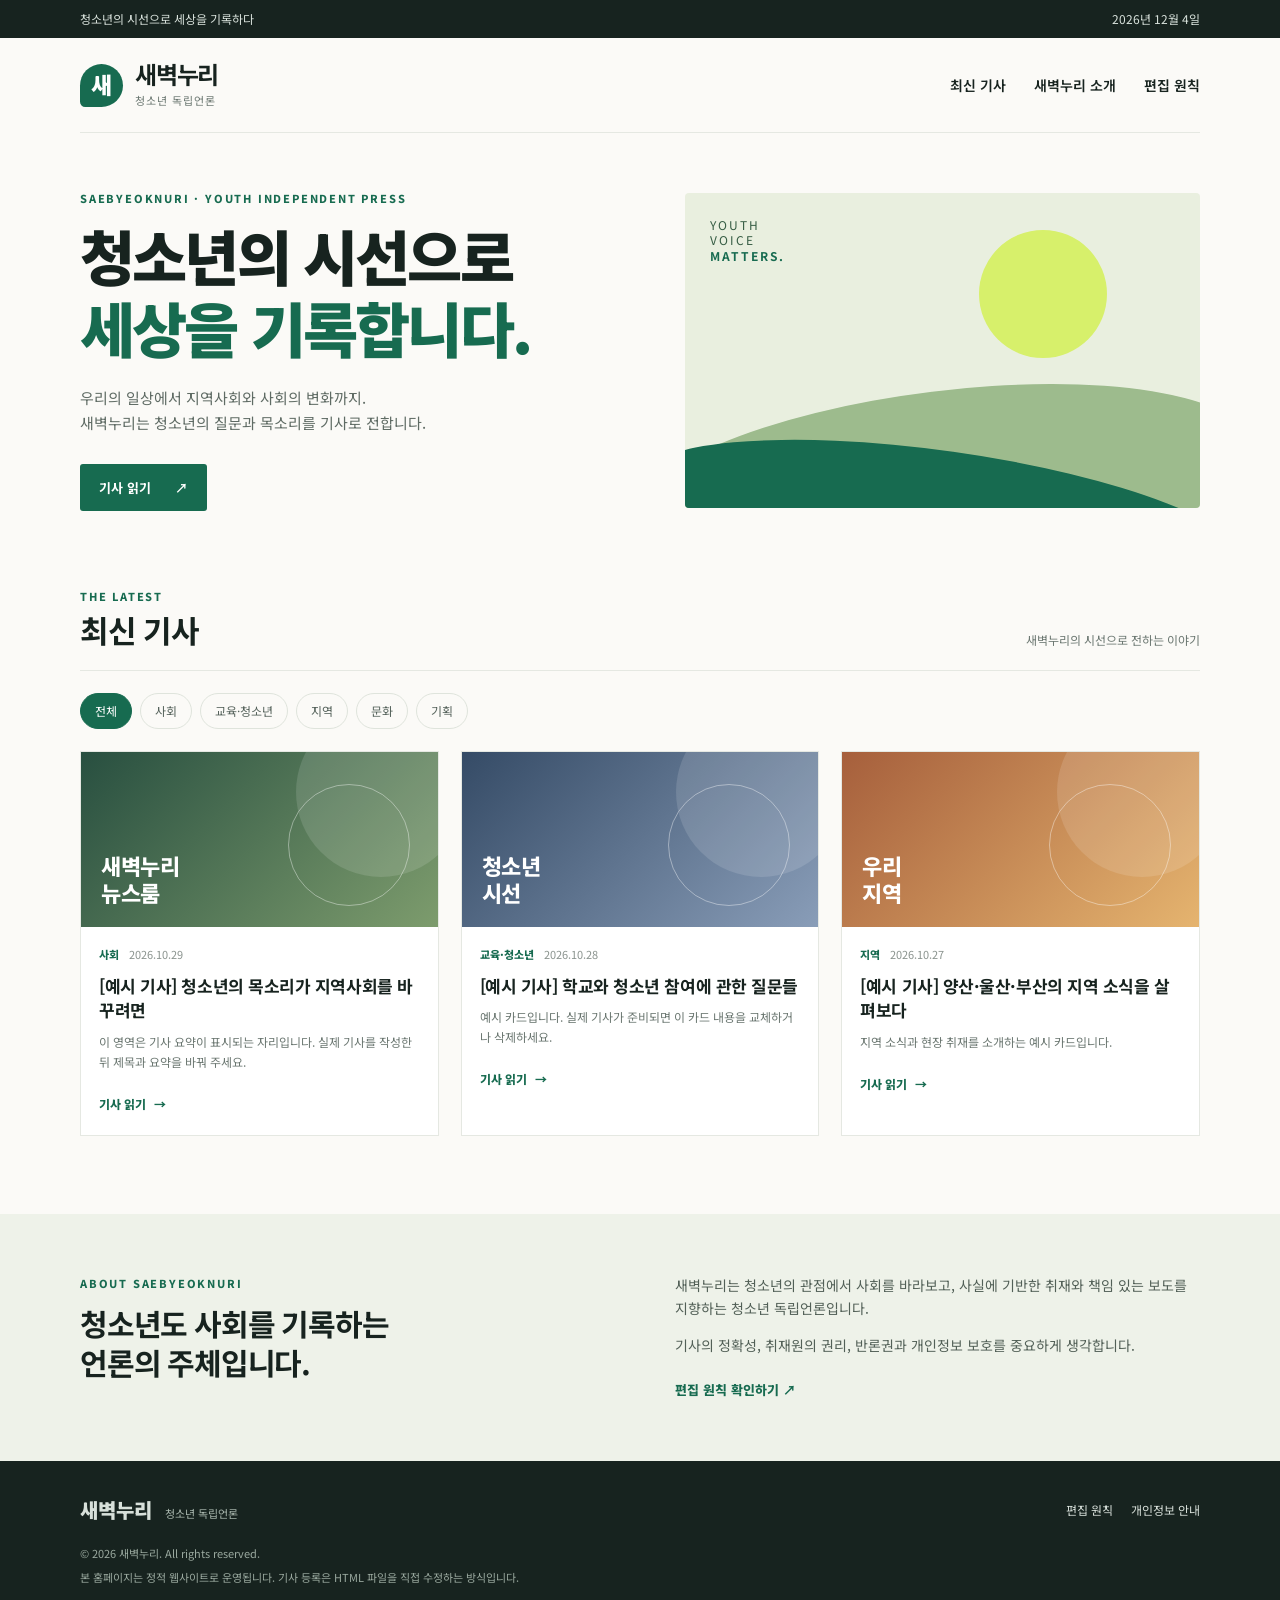
<file: index.html>
<!doctype html>
<html lang="ko">
<head>
  <meta charset="utf-8">
  <meta name="viewport" content="width=device-width, initial-scale=1">
  <meta name="description" content="새벽누리 — 청소년의 시선으로 세상을 기록하는 독립언론">
  <title>새벽누리 | 청소년 독립언론</title>
  <link rel="stylesheet" href="styles.css">
  <script src="script.js" defer></script>
</head>
<body>
  <div class="topline"><div class="wrap top-inner"><span>청소년의 시선으로 세상을 기록하다</span><span id="today"></span></div></div>
  <header class="site-header wrap">
    <a class="brand" href="index.html" aria-label="새벽누리 홈">
      <span class="brand-mark">새</span>
      <span><strong>새벽누리</strong><small>청소년 독립언론</small></span>
    </a>
    <nav class="main-nav" aria-label="주요 메뉴">
      <a href="#latest">최신 기사</a><a href="#about">새벽누리 소개</a><a href="editorial.html">편집 원칙</a>
    </nav>
  </header>
  <main>
    <section class="hero wrap">
      <div class="hero-copy">
        <p class="eyebrow">SAEBYEOKNURI · YOUTH INDEPENDENT PRESS</p>
        <h1>청소년의 시선으로<br><span>세상을 기록합니다.</span></h1>
        <p class="hero-desc">우리의 일상에서 지역사회와 사회의 변화까지.<br>새벽누리는 청소년의 질문과 목소리를 기사로 전합니다.</p>
        <a class="primary-link" href="#latest">기사 읽기 <span aria-hidden="true">↗</span></a>
      </div>
      <div class="hero-art" aria-hidden="true">
        <div class="sun"></div><div class="horizon h1"></div><div class="horizon h2"></div>
        <div class="hero-caption">YOUTH<br>VOICE<br><b>MATTERS.</b></div>
      </div>
    </section>

    <section class="wrap section" id="latest">
      <div class="section-heading">
        <div><p class="eyebrow">THE LATEST</p><h2>최신 기사</h2></div>
        <span class="section-note">새벽누리의 시선으로 전하는 이야기</span>
      </div>
      <div class="filter-row" aria-label="기사 분류">
        <button class="filter active" data-category="전체">전체</button>
        <button class="filter" data-category="사회">사회</button>
        <button class="filter" data-category="교육·청소년">교육·청소년</button>
        <button class="filter" data-category="지역">지역</button>
        <button class="filter" data-category="문화">문화</button>
        <button class="filter" data-category="기획">기획</button>
      </div>
      <div class="article-grid" id="article-grid">
        <!-- 새 기사를 추가할 때 이 카드 블록을 복사하고 링크·분류·제목·요약·날짜를 수정하세요. -->
        <article class="article-card featured" data-category="사회">
          <a class="card-image image-one" href="articles/sample-article.html" aria-label="예시 기사 읽기"><span>새벽누리<br>뉴스룸</span></a>
          <div class="card-body">
            <div class="card-meta"><span class="category">사회</span><time datetime="2026-10-29">2026.10.29</time></div>
            <h3><a href="articles/sample-article.html">[예시 기사] 청소년의 목소리가 지역사회를 바꾸려면</a></h3>
            <p>이 영역은 기사 요약이 표시되는 자리입니다. 실제 기사를 작성한 뒤 제목과 요약을 바꿔 주세요.</p>
            <a class="read-more" href="articles/sample-article.html">기사 읽기 <span>→</span></a>
          </div>
        </article>
        <article class="article-card" data-category="교육·청소년">
          <a class="card-image image-two" href="articles/sample-article.html" aria-label="예시 기사 읽기"><span>청소년<br>시선</span></a>
          <div class="card-body">
            <div class="card-meta"><span class="category">교육·청소년</span><time datetime="2026-10-28">2026.10.28</time></div>
            <h3><a href="articles/sample-article.html">[예시 기사] 학교와 청소년 참여에 관한 질문들</a></h3>
            <p>예시 카드입니다. 실제 기사가 준비되면 이 카드 내용을 교체하거나 삭제하세요.</p>
            <a class="read-more" href="articles/sample-article.html">기사 읽기 <span>→</span></a>
          </div>
        </article>
        <article class="article-card" data-category="지역">
          <a class="card-image image-three" href="articles/sample-article.html" aria-label="예시 기사 읽기"><span>우리<br>지역</span></a>
          <div class="card-body">
            <div class="card-meta"><span class="category">지역</span><time datetime="2026-10-27">2026.10.27</time></div>
            <h3><a href="articles/sample-article.html">[예시 기사] 양산·울산·부산의 지역 소식을 살펴보다</a></h3>
            <p>지역 소식과 현장 취재를 소개하는 예시 카드입니다.</p>
            <a class="read-more" href="articles/sample-article.html">기사 읽기 <span>→</span></a>
          </div>
        </article>
      </div>
      <p class="empty-state" id="empty-state" hidden>이 분류에 등록된 기사가 없습니다.</p>
    </section>

    <section class="about-band" id="about">
      <div class="wrap about-content">
        <div><p class="eyebrow">ABOUT SAEBYEOKNURI</p><h2>청소년도 사회를 기록하는<br>언론의 주체입니다.</h2></div>
        <div class="about-text"><p>새벽누리는 청소년의 관점에서 사회를 바라보고, 사실에 기반한 취재와 책임 있는 보도를 지향하는 청소년 독립언론입니다.</p><p>기사의 정확성, 취재원의 권리, 반론권과 개인정보 보호를 중요하게 생각합니다.</p><a href="editorial.html" class="text-link">편집 원칙 확인하기 ↗</a></div>
      </div>
    </section>
  </main>
  <footer class="site-footer">
    <div class="wrap footer-inner"><a class="footer-brand" href="index.html">새벽누리 <span>청소년 독립언론</span></a><div class="footer-links"><a href="editorial.html">편집 원칙</a><a href="privacy.html">개인정보 안내</a></div><p>© <span id="year"></span> 새벽누리. All rights reserved.</p><p class="footer-small">본 홈페이지는 정적 웹사이트로 운영됩니다. 기사 등록은 HTML 파일을 직접 수정하는 방식입니다.</p></div>
  </footer>
</body>
</html>
</file>
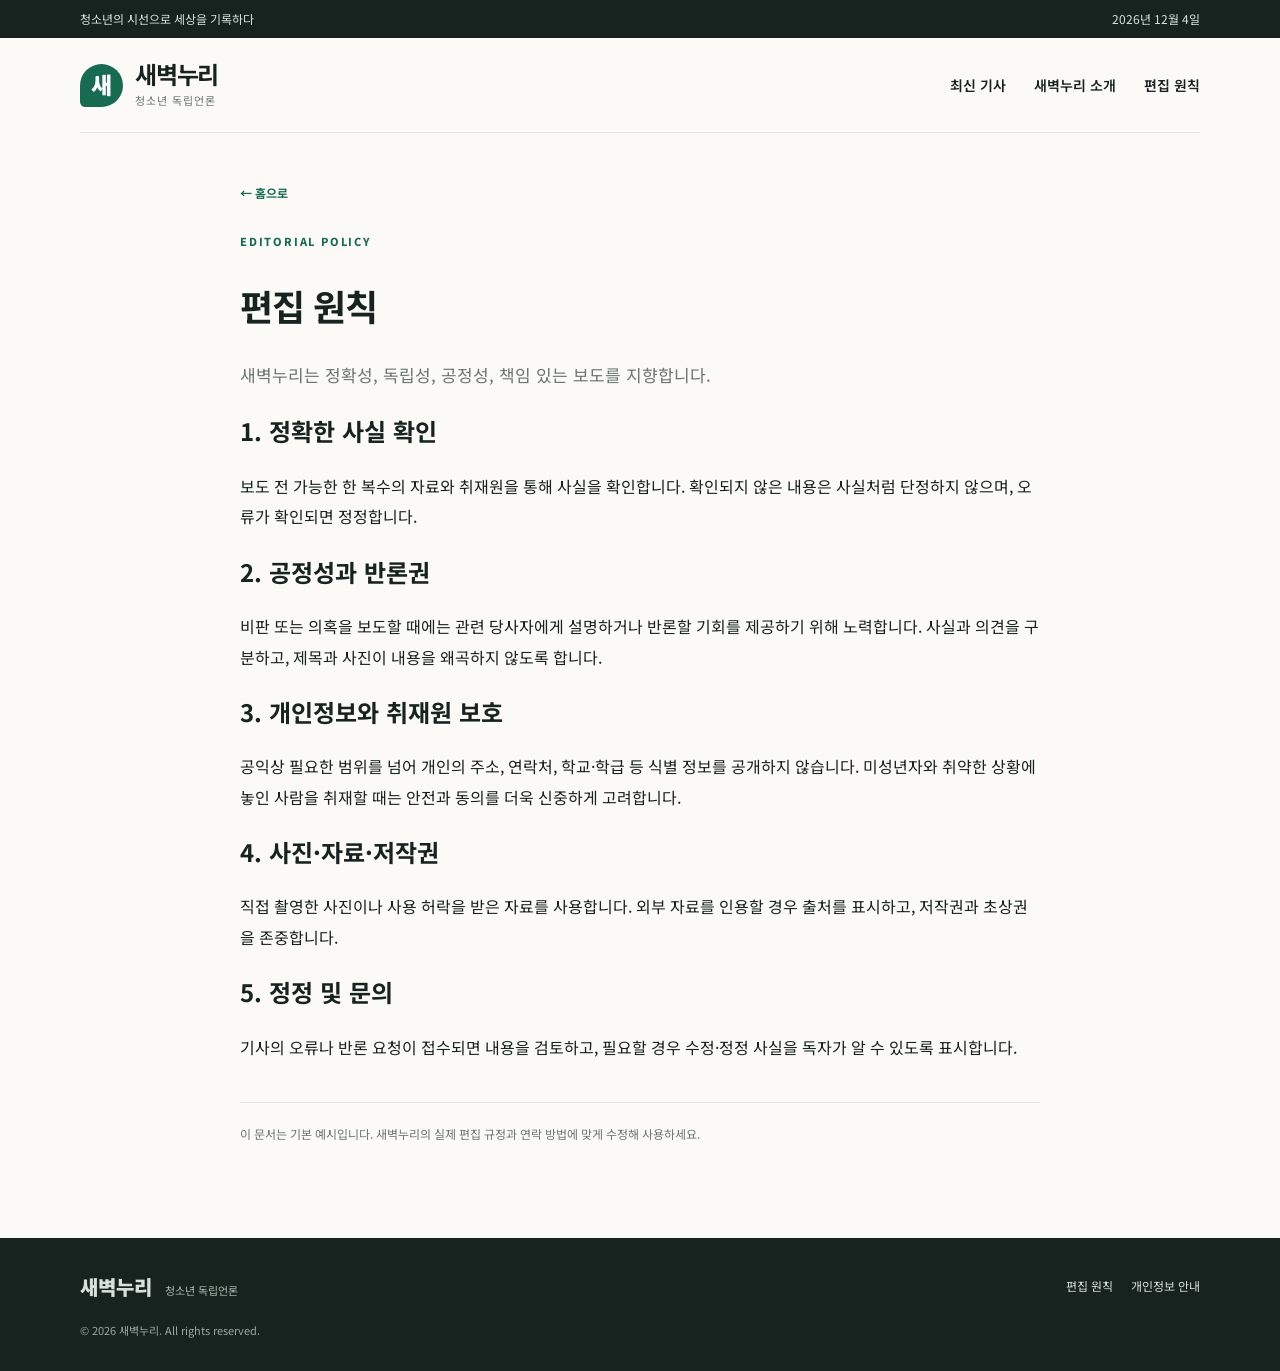
<file: editorial.html>
<!doctype html>
<html lang="ko"><head><meta charset="utf-8"><meta name="viewport" content="width=device-width, initial-scale=1"><title>편집 원칙 | 새벽누리</title><link rel="stylesheet" href="styles.css"><script src="script.js" defer></script></head>
<body><div class="topline"><div class="wrap top-inner"><span>청소년의 시선으로 세상을 기록하다</span><span id="today"></span></div></div><header class="site-header wrap"><a class="brand" href="index.html"><span class="brand-mark">새</span><span><strong>새벽누리</strong><small>청소년 독립언론</small></span></a><nav class="main-nav"><a href="index.html#latest">최신 기사</a><a href="index.html#about">새벽누리 소개</a><a href="editorial.html">편집 원칙</a></nav></header>
<main class="simple-page"><a class="back-link" href="index.html">← 홈으로</a><p class="eyebrow" style="margin-top:26px">EDITORIAL POLICY</p><h1>편집 원칙</h1><p class="lead">새벽누리는 정확성, 독립성, 공정성, 책임 있는 보도를 지향합니다.</p>
<h2>1. 정확한 사실 확인</h2><p>보도 전 가능한 한 복수의 자료와 취재원을 통해 사실을 확인합니다. 확인되지 않은 내용은 사실처럼 단정하지 않으며, 오류가 확인되면 정정합니다.</p>
<h2>2. 공정성과 반론권</h2><p>비판 또는 의혹을 보도할 때에는 관련 당사자에게 설명하거나 반론할 기회를 제공하기 위해 노력합니다. 사실과 의견을 구분하고, 제목과 사진이 내용을 왜곡하지 않도록 합니다.</p>
<h2>3. 개인정보와 취재원 보호</h2><p>공익상 필요한 범위를 넘어 개인의 주소, 연락처, 학교·학급 등 식별 정보를 공개하지 않습니다. 미성년자와 취약한 상황에 놓인 사람을 취재할 때는 안전과 동의를 더욱 신중하게 고려합니다.</p>
<h2>4. 사진·자료·저작권</h2><p>직접 촬영한 사진이나 사용 허락을 받은 자료를 사용합니다. 외부 자료를 인용할 경우 출처를 표시하고, 저작권과 초상권을 존중합니다.</p>
<h2>5. 정정 및 문의</h2><p>기사의 오류나 반론 요청이 접수되면 내용을 검토하고, 필요할 경우 수정·정정 사실을 독자가 알 수 있도록 표시합니다.</p>
<p class="article-notice">이 문서는 기본 예시입니다. 새벽누리의 실제 편집 규정과 연락 방법에 맞게 수정해 사용하세요.</p></main>
<footer class="site-footer"><div class="wrap footer-inner"><a class="footer-brand" href="index.html">새벽누리 <span>청소년 독립언론</span></a><div class="footer-links"><a href="editorial.html">편집 원칙</a><a href="privacy.html">개인정보 안내</a></div><p>© <span id="year"></span> 새벽누리. All rights reserved.</p></div></footer></body></html>
</file>
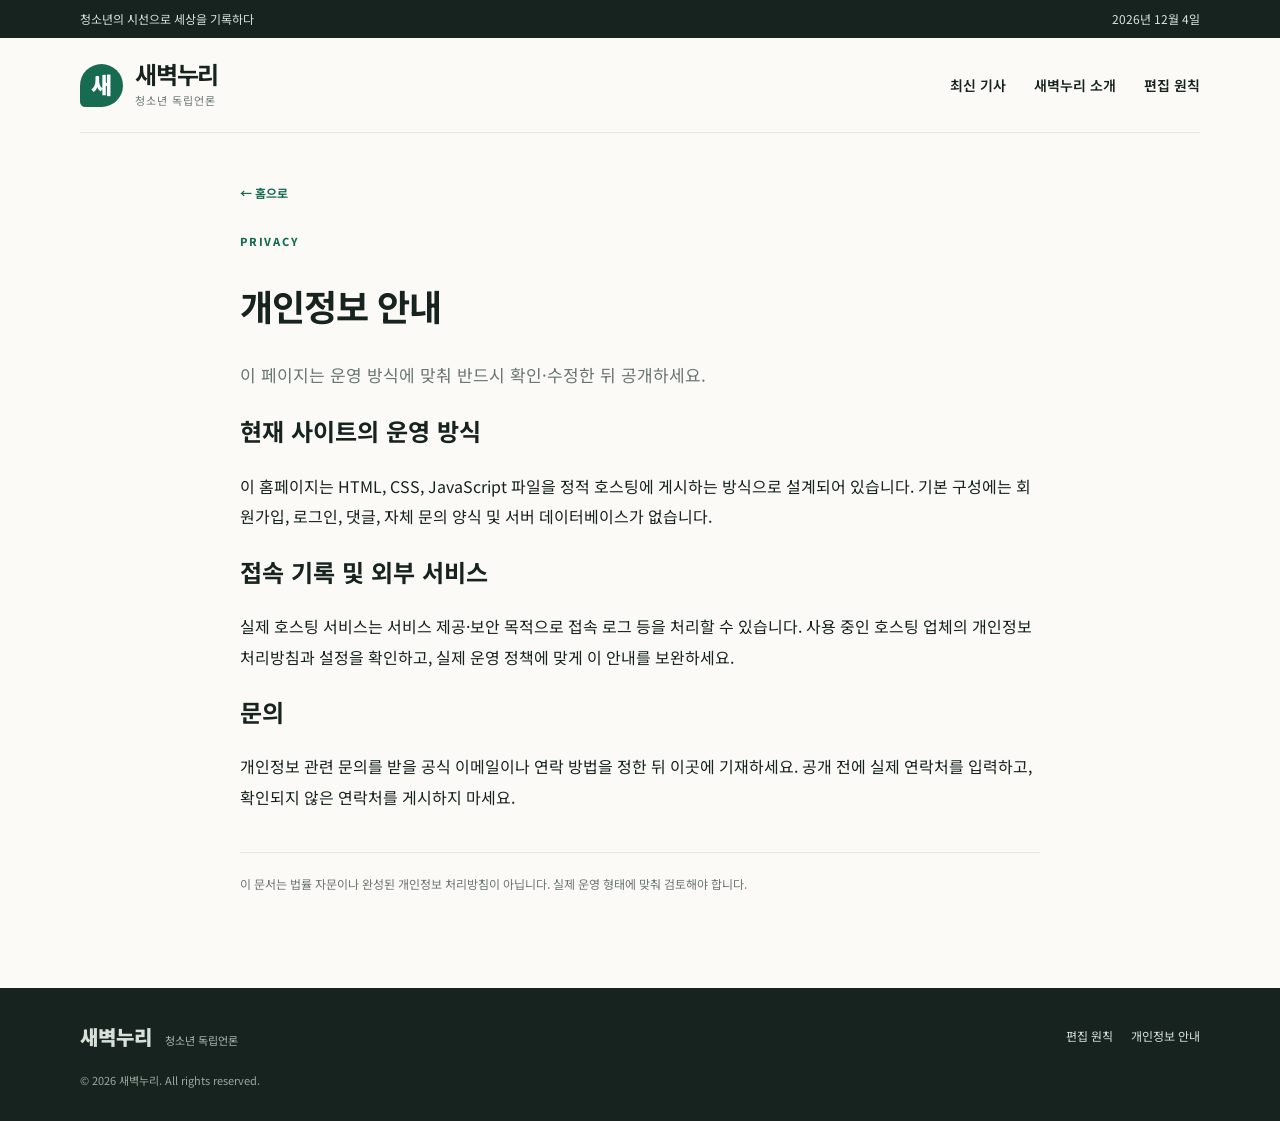
<file: privacy.html>
<!doctype html>
<html lang="ko"><head><meta charset="utf-8"><meta name="viewport" content="width=device-width, initial-scale=1"><title>개인정보 안내 | 새벽누리</title><link rel="stylesheet" href="styles.css"><script src="script.js" defer></script></head>
<body><div class="topline"><div class="wrap top-inner"><span>청소년의 시선으로 세상을 기록하다</span><span id="today"></span></div></div><header class="site-header wrap"><a class="brand" href="index.html"><span class="brand-mark">새</span><span><strong>새벽누리</strong><small>청소년 독립언론</small></span></a><nav class="main-nav"><a href="index.html#latest">최신 기사</a><a href="index.html#about">새벽누리 소개</a><a href="editorial.html">편집 원칙</a></nav></header>
<main class="simple-page"><a class="back-link" href="index.html">← 홈으로</a><p class="eyebrow" style="margin-top:26px">PRIVACY</p><h1>개인정보 안내</h1><p class="lead">이 페이지는 운영 방식에 맞춰 반드시 확인·수정한 뒤 공개하세요.</p><h2>현재 사이트의 운영 방식</h2><p>이 홈페이지는 HTML, CSS, JavaScript 파일을 정적 호스팅에 게시하는 방식으로 설계되어 있습니다. 기본 구성에는 회원가입, 로그인, 댓글, 자체 문의 양식 및 서버 데이터베이스가 없습니다.</p><h2>접속 기록 및 외부 서비스</h2><p>실제 호스팅 서비스는 서비스 제공·보안 목적으로 접속 로그 등을 처리할 수 있습니다. 사용 중인 호스팅 업체의 개인정보 처리방침과 설정을 확인하고, 실제 운영 정책에 맞게 이 안내를 보완하세요.</p><h2>문의</h2><p>개인정보 관련 문의를 받을 공식 이메일이나 연락 방법을 정한 뒤 이곳에 기재하세요. 공개 전에 실제 연락처를 입력하고, 확인되지 않은 연락처를 게시하지 마세요.</p><p class="article-notice">이 문서는 법률 자문이나 완성된 개인정보 처리방침이 아닙니다. 실제 운영 형태에 맞춰 검토해야 합니다.</p></main>
<footer class="site-footer"><div class="wrap footer-inner"><a class="footer-brand" href="index.html">새벽누리 <span>청소년 독립언론</span></a><div class="footer-links"><a href="editorial.html">편집 원칙</a><a href="privacy.html">개인정보 안내</a></div><p>© <span id="year"></span> 새벽누리. All rights reserved.</p></div></footer></body></html>
</file>
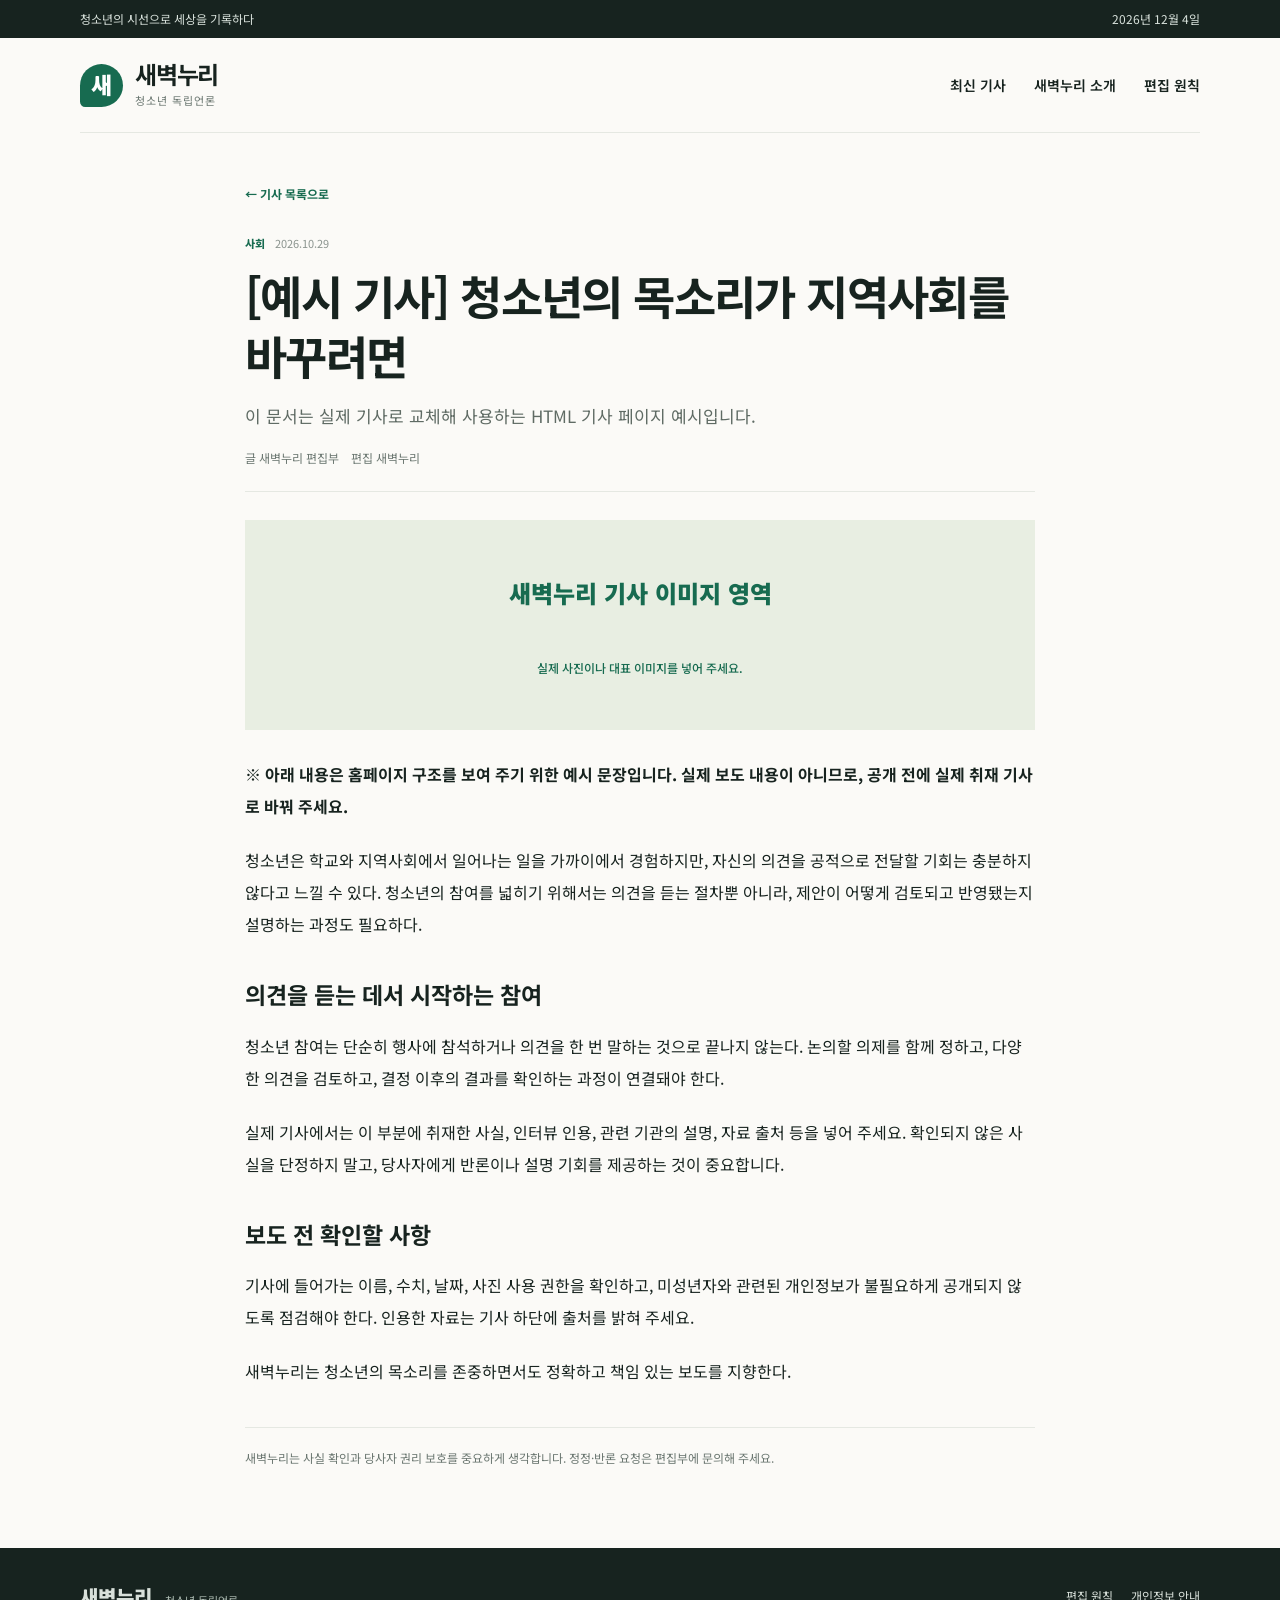
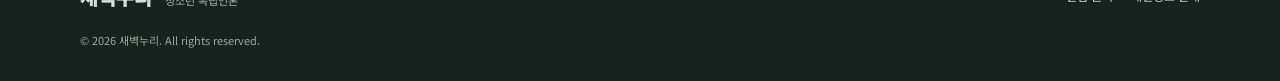
<file: articles/sample-article.html>
<!doctype html>
<html lang="ko">
<head>
  <meta charset="utf-8">
  <meta name="viewport" content="width=device-width, initial-scale=1">
  <meta name="description" content="새벽누리 기사 예시 페이지">
  <title>[예시 기사] 청소년의 목소리가 지역사회를 바꾸려면 | 새벽누리</title>
  <link rel="stylesheet" href="../styles.css">
  <script src="../script.js" defer></script>
</head>
<body>
  <div class="topline"><div class="wrap top-inner"><span>청소년의 시선으로 세상을 기록하다</span><span id="today"></span></div></div>
  <header class="site-header wrap">
    <a class="brand" href="../index.html"><span class="brand-mark">새</span><span><strong>새벽누리</strong><small>청소년 독립언론</small></span></a>
    <nav class="main-nav"><a href="../index.html#latest">최신 기사</a><a href="../index.html#about">새벽누리 소개</a><a href="../editorial.html">편집 원칙</a></nav>
  </header>
  <main class="article-page">
    <a class="back-link" href="../index.html#latest">← 기사 목록으로</a>
    <header class="article-header">
      <div class="card-meta"><span class="category">사회</span><time datetime="2026-10-29">2026.10.29</time></div>
      <h1>[예시 기사] 청소년의 목소리가 지역사회를 바꾸려면</h1>
      <p class="article-deck">이 문서는 실제 기사로 교체해 사용하는 HTML 기사 페이지 예시입니다.</p>
      <div class="article-byline"><span>글 새벽누리 편집부</span><span>편집 새벽누리</span></div>
    </header>
    <div class="article-cover">새벽누리 기사 이미지 영역<br><small style="font-size:12px;font-weight:500">실제 사진이나 대표 이미지를 넣어 주세요.</small></div>
    <article class="article-content">
      <p><strong>※ 아래 내용은 홈페이지 구조를 보여 주기 위한 예시 문장입니다. 실제 보도 내용이 아니므로, 공개 전에 실제 취재 기사로 바꿔 주세요.</strong></p>
      <p>청소년은 학교와 지역사회에서 일어나는 일을 가까이에서 경험하지만, 자신의 의견을 공적으로 전달할 기회는 충분하지 않다고 느낄 수 있다. 청소년의 참여를 넓히기 위해서는 의견을 듣는 절차뿐 아니라, 제안이 어떻게 검토되고 반영됐는지 설명하는 과정도 필요하다.</p>
      <h2>의견을 듣는 데서 시작하는 참여</h2>
      <p>청소년 참여는 단순히 행사에 참석하거나 의견을 한 번 말하는 것으로 끝나지 않는다. 논의할 의제를 함께 정하고, 다양한 의견을 검토하고, 결정 이후의 결과를 확인하는 과정이 연결돼야 한다.</p>
      <p>실제 기사에서는 이 부분에 취재한 사실, 인터뷰 인용, 관련 기관의 설명, 자료 출처 등을 넣어 주세요. 확인되지 않은 사실을 단정하지 말고, 당사자에게 반론이나 설명 기회를 제공하는 것이 중요합니다.</p>
      <h2>보도 전 확인할 사항</h2>
      <p>기사에 들어가는 이름, 수치, 날짜, 사진 사용 권한을 확인하고, 미성년자와 관련된 개인정보가 불필요하게 공개되지 않도록 점검해야 한다. 인용한 자료는 기사 하단에 출처를 밝혀 주세요.</p>
      <p>새벽누리는 청소년의 목소리를 존중하면서도 정확하고 책임 있는 보도를 지향한다.</p>
    </article>
    <div class="article-notice">새벽누리는 사실 확인과 당사자 권리 보호를 중요하게 생각합니다. 정정·반론 요청은 편집부에 문의해 주세요.</div>
  </main>
  <footer class="site-footer"><div class="wrap footer-inner"><a class="footer-brand" href="../index.html">새벽누리 <span>청소년 독립언론</span></a><div class="footer-links"><a href="../editorial.html">편집 원칙</a><a href="../privacy.html">개인정보 안내</a></div><p>© <span id="year"></span> 새벽누리. All rights reserved.</p></div></footer>
</body>
</html>
</file>
<file: styles.css>
@import url('https://fonts.googleapis.com/css2?family=Noto+Sans+KR:wght@400;500;600;700;800;900&display=swap');
:root{--ink:#17231f;--muted:#6b7771;--paper:#fbfaf7;--line:#e5e8e2;--green:#176b50;--lime:#d7f06b;--soft:#eef2e9}
*{box-sizing:border-box}html{scroll-behavior:smooth}body{margin:0;background:var(--paper);color:var(--ink);font-family:"Noto Sans KR",system-ui,-apple-system,sans-serif;line-height:1.65}a{color:inherit;text-decoration:none}.wrap{width:min(1120px,calc(100% - 44px));margin:0 auto}.topline{background:#17231f;color:#d9e2dc;font-size:12px}.top-inner{display:flex;justify-content:space-between;padding:9px 0}.site-header{display:flex;align-items:center;justify-content:space-between;padding:23px 0;border-bottom:1px solid var(--line)}.brand{display:flex;align-items:center;gap:12px}.brand-mark{display:grid;place-items:center;width:43px;height:43px;background:var(--green);color:#fff;font-size:23px;font-weight:900;border-radius:50% 50% 50% 12%}.brand strong{display:block;font-size:24px;letter-spacing:-1.2px;line-height:1.1}.brand small{display:block;color:var(--muted);font-size:11px;letter-spacing:1px;margin-top:4px}.main-nav{display:flex;gap:28px;font-size:14px;font-weight:600}.main-nav a:hover,.footer-links a:hover{color:var(--green)}.hero{display:grid;grid-template-columns:1.05fr .95fr;gap:36px;align-items:center;padding-top:56px;padding-bottom:66px}.eyebrow{margin:0 0 12px;color:var(--green);font-size:11px;font-weight:800;letter-spacing:1.8px}.hero h1{font-size:clamp(36px,5vw,60px);line-height:1.2;letter-spacing:-2.8px;margin:0;font-weight:900}.hero h1 span{color:var(--green)}.hero-desc{color:#5f6b64;margin:23px 0 28px;font-size:15px}.primary-link{display:inline-flex;gap:24px;align-items:center;background:var(--green);color:#fff;padding:13px 19px;font-size:13px;font-weight:700;border-radius:3px}.primary-link:hover{background:#0e513b}.hero-art{height:315px;position:relative;overflow:hidden;background:#e9efdf;border-radius:4px}.sun{position:absolute;width:128px;height:128px;border-radius:50%;background:var(--lime);right:18%;top:37px}.horizon{position:absolute;left:-10%;width:120%;border-radius:50% 50% 0 0}.h1{height:180px;bottom:-63px;background:#9dbb8d;transform:rotate(-7deg)}.h2{height:145px;bottom:-88px;background:var(--green);transform:rotate(8deg)}.hero-caption{position:absolute;left:25px;top:24px;font-size:12px;line-height:1.3;letter-spacing:2px;color:#355c43}.hero-caption b{color:var(--green)}.section{padding:10px 0 78px}.section-heading{display:flex;align-items:end;justify-content:space-between;border-bottom:1px solid var(--line);padding-bottom:20px}.section-heading .eyebrow{margin-bottom:4px}.section-heading h2,.about-content h2{margin:0;font-size:31px;letter-spacing:-1.2px;line-height:1.3}.section-note{color:var(--muted);font-size:12px}.filter-row{display:flex;gap:8px;flex-wrap:wrap;padding:22px 0}.filter{font:inherit;font-size:12px;padding:7px 14px;border:1px solid #dfe4dc;background:transparent;border-radius:99px;color:#55625b;cursor:pointer}.filter:hover,.filter.active{background:var(--green);border-color:var(--green);color:white}.article-grid{display:grid;grid-template-columns:repeat(3,minmax(0,1fr));gap:22px}.article-card{border:1px solid var(--line);background:#fff;min-width:0;transition:transform .18s,box-shadow .18s}.article-card:hover{transform:translateY(-3px);box-shadow:0 10px 28px #17231f0d}.article-card.featured{grid-column:span 1}.card-image{display:flex;align-items:flex-end;min-height:175px;padding:20px;overflow:hidden;position:relative;color:white;font-size:22px;font-weight:800;line-height:1.25;letter-spacing:-.5px}.card-image:before,.card-image:after{content:"";position:absolute;border-radius:50%;pointer-events:none}.card-image:before{width:170px;height:170px;right:-28px;top:-45px;background:#ffffff20}.card-image:after{width:120px;height:120px;right:28px;top:32px;border:1px solid #ffffff66}.card-image span{position:relative;z-index:1}.image-one{background:linear-gradient(135deg,#284f40,#7d9c6d)}.image-two{background:linear-gradient(135deg,#354b66,#899db8)}.image-three{background:linear-gradient(135deg,#a65f3c,#e5b46f)}.card-body{padding:18px 18px 20px}.card-meta{display:flex;align-items:center;gap:10px;color:#8a938e;font-size:11px}.category{color:var(--green);font-weight:800}.card-body h3{font-size:17px;line-height:1.45;letter-spacing:-.45px;margin:11px 0 9px}.card-body h3 a:hover{color:var(--green)}.card-body p{font-size:12px;color:var(--muted);margin:0 0 17px}.read-more{font-size:12px;font-weight:800;color:var(--green)}.read-more span{padding-left:5px}.empty-state{color:var(--muted);padding:35px 0}.about-band{background:var(--soft);padding:60px 0}.about-content{display:grid;grid-template-columns:1fr 1fr;gap:70px;align-items:start}.about-content h2{font-size:30px}.about-text{font-size:14px;color:#526057}.about-text p:first-child{margin-top:0}.text-link{display:inline-block;color:var(--green);font-weight:800;font-size:13px;margin-top:8px}.site-footer{background:#17231f;color:#d8e0da;padding:32px 0}.footer-inner{display:grid;grid-template-columns:1fr auto;gap:10px;align-items:center}.footer-brand{font-size:20px;font-weight:900}.footer-brand span{font-size:11px;font-weight:400;color:#a9b7ae;margin-left:7px}.footer-links{display:flex;gap:18px;font-size:12px}.footer-inner>p{grid-column:1/-1;font-size:11px;color:#9aa99f;margin:8px 0 0}.footer-inner .footer-small{margin-top:-5px}.article-page{width:min(790px,calc(100% - 44px));margin:0 auto;padding:46px 0 80px}.back-link{font-size:12px;color:var(--green);font-weight:700}.article-header{padding:28px 0 24px;border-bottom:1px solid var(--line)}.article-header h1{font-size:clamp(30px,5vw,46px);line-height:1.3;letter-spacing:-1.6px;margin:14px 0}.article-deck{font-size:17px;color:#5f6b64}.article-byline{font-size:12px;color:var(--muted);display:flex;gap:12px;flex-wrap:wrap}.article-cover{margin:28px 0;background:#e8eee2;min-height:210px;display:grid;place-items:center;color:var(--green);font-weight:900;font-size:24px;text-align:center;padding:30px}.article-content{font-size:16px;line-height:2;overflow-wrap:anywhere}.article-content h2{font-size:23px;line-height:1.4;margin-top:38px}.article-content p{margin:0 0 22px}.article-content figure{margin:28px 0}.article-content img{max-width:100%;height:auto;display:block}.article-content figcaption{font-size:12px;color:var(--muted);margin-top:7px}.article-notice{border-top:1px solid var(--line);margin-top:40px;padding-top:20px;color:var(--muted);font-size:12px}.simple-page{width:min(800px,calc(100% - 44px));margin:0 auto;padding:45px 0 80px}.simple-page h1{font-size:36px;letter-spacing:-1px}.simple-page p,.simple-page li{line-height:1.9}.simple-page .lead{font-size:17px;color:var(--muted)}@media(max-width:760px){.wrap{width:min(100% - 32px,1120px)}.site-header{align-items:flex-start;gap:18px;flex-direction:column}.main-nav{gap:18px;flex-wrap:wrap}.hero{grid-template-columns:1fr;gap:28px;padding:42px 0 50px}.hero-art{height:230px}.section{padding-bottom:55px}.section-heading{align-items:flex-start;gap:12px;flex-direction:column}.article-grid{grid-template-columns:1fr}.card-image{min-height:150px}.about-content{grid-template-columns:1fr;gap:20px}.about-band{padding:43px 0}.footer-inner{grid-template-columns:1fr}.footer-links{grid-row:2}.footer-inner>p{grid-column:1}.top-inner{gap:12px}.top-inner span:last-child{text-align:right}.article-page{width:calc(100% - 32px);padding-top:30px}.article-header h1{font-size:32px}.article-deck{font-size:15px}}
</file>
